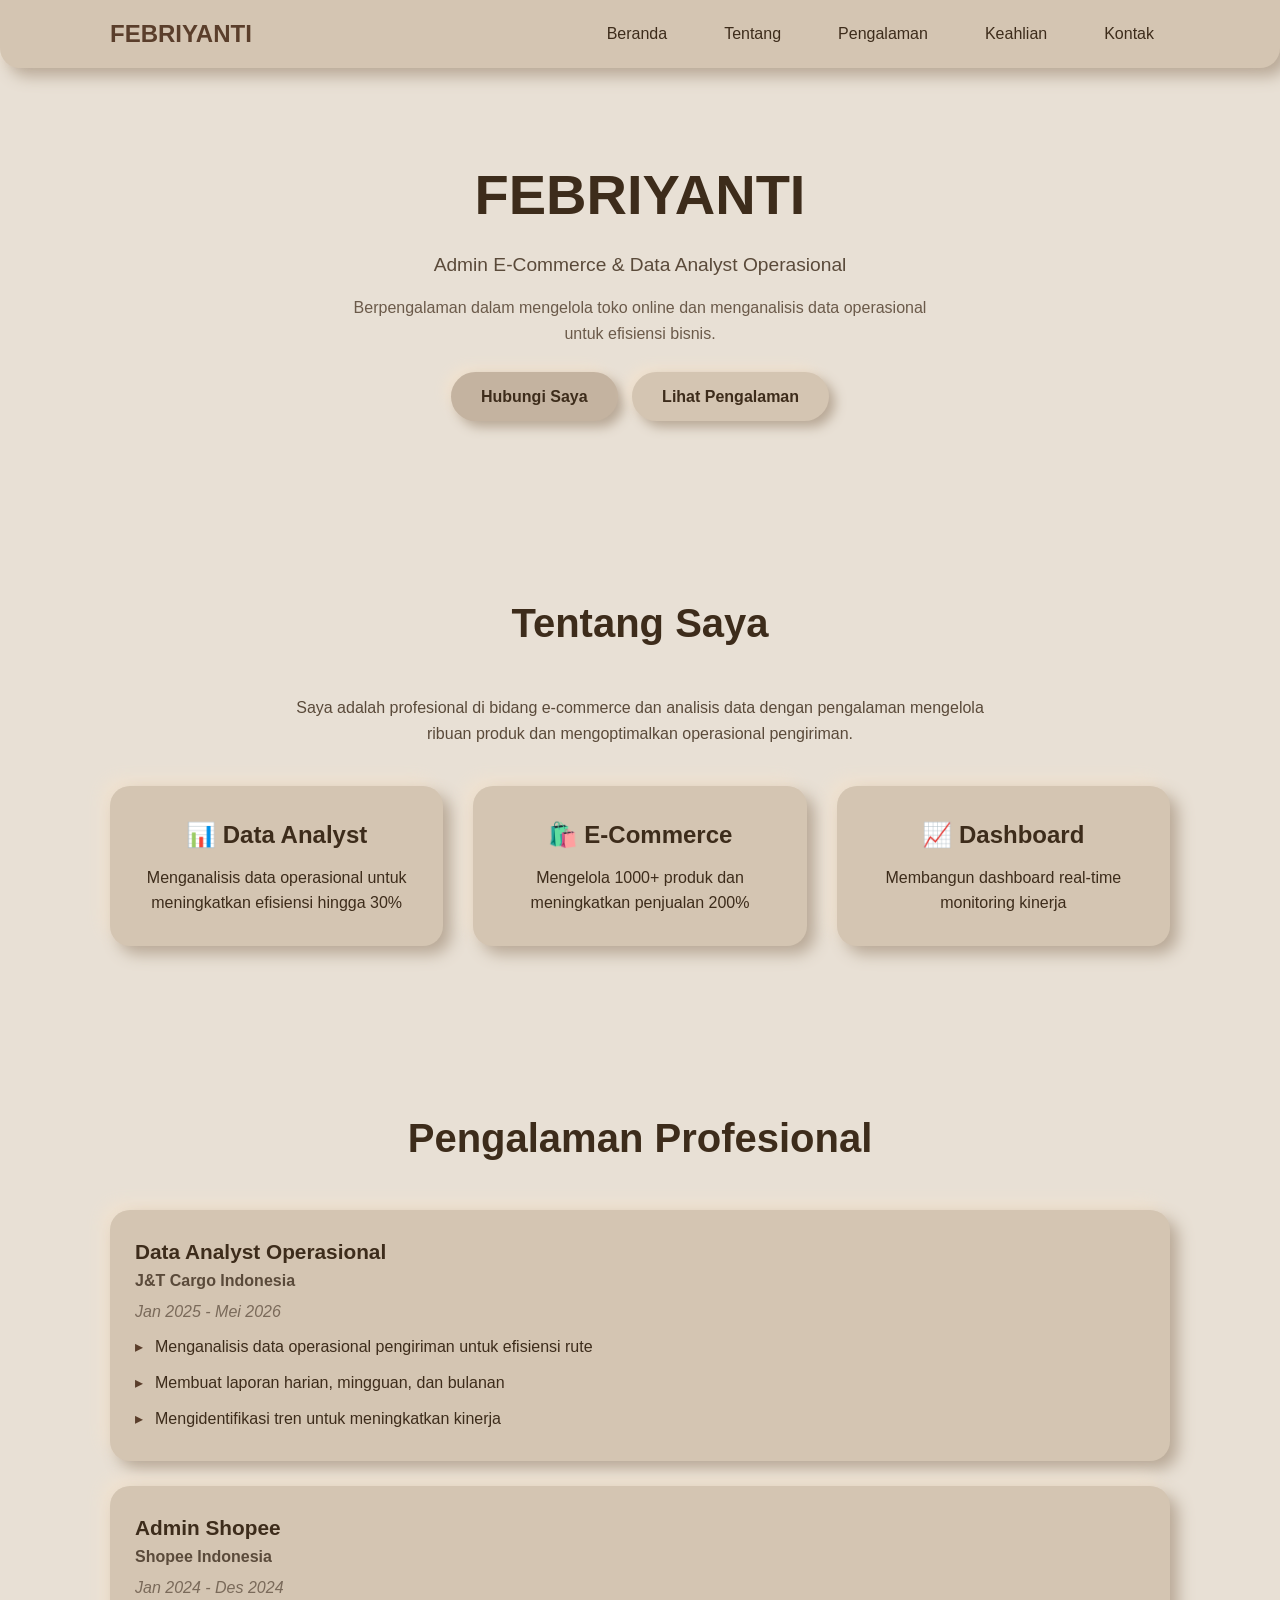
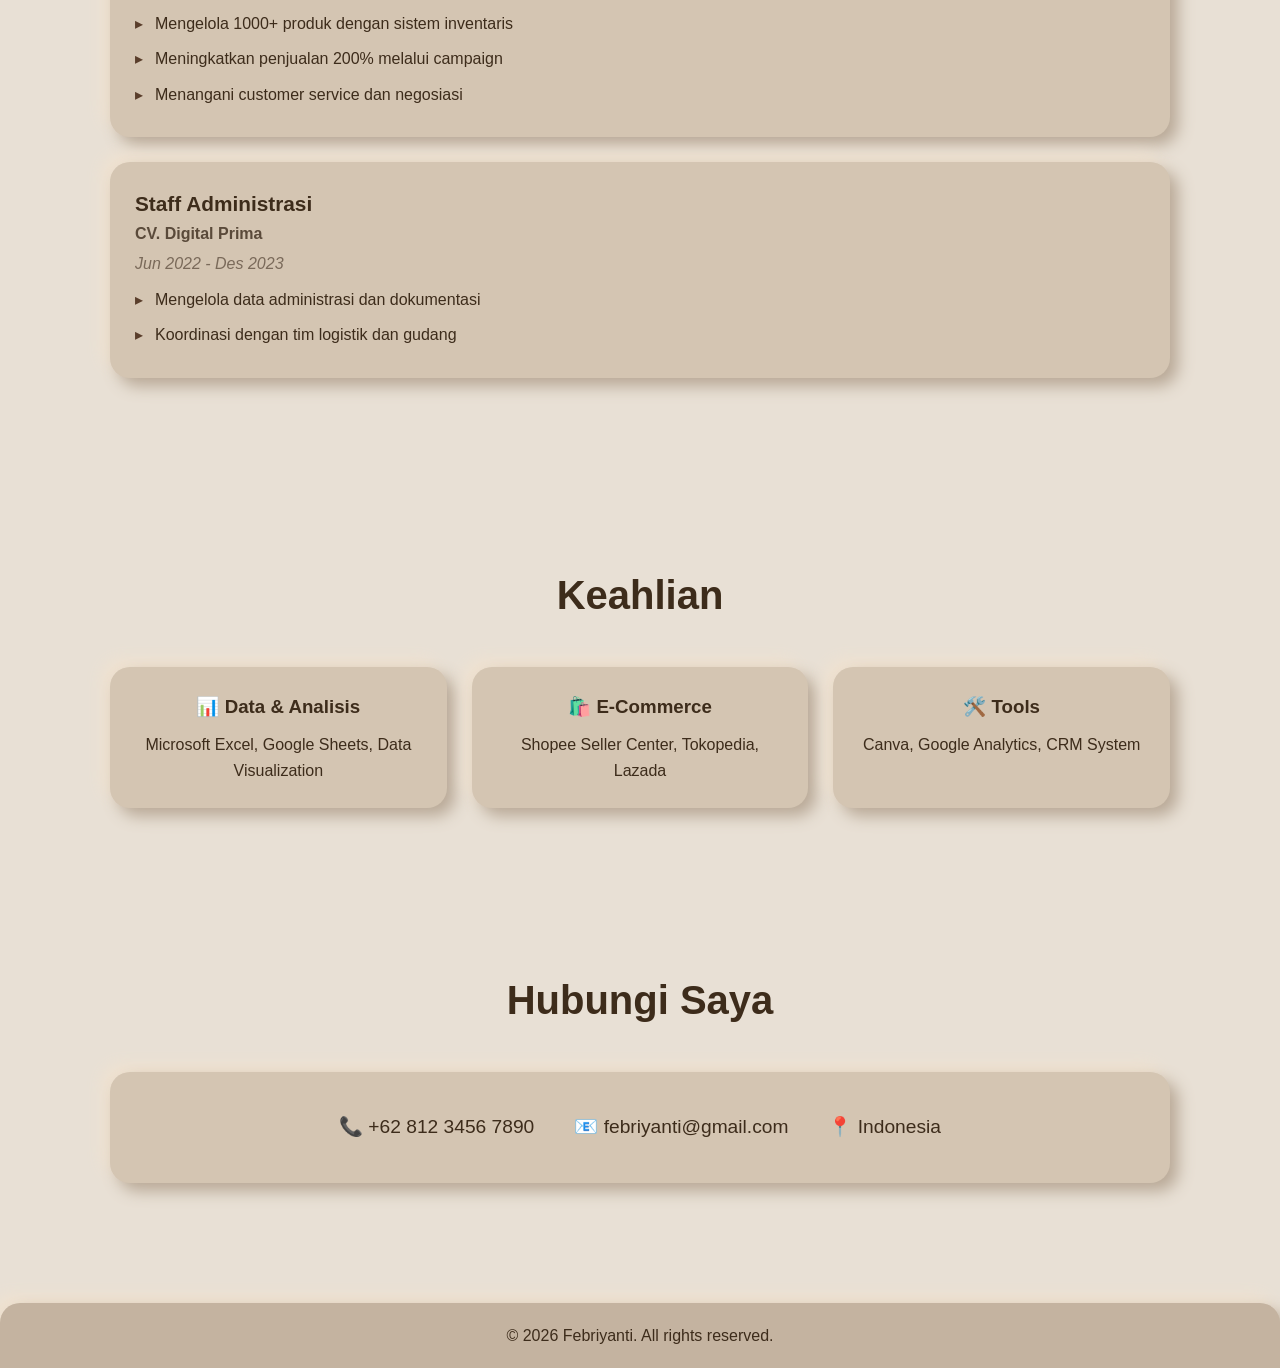
<file: index.html>
<!DOCTYPE html>
<html lang="id">
<head>
    <meta charset="UTF-8">
    <meta name="viewport" content="width=device-width, initial-scale=1.0">
    <title>Portfolio - Febriyanti</title>
    <style>
        /* ===== RESET & BASE ===== */
        * {
            margin: 0;
            padding: 0;
            box-sizing: border-box;
        }

        html {
            scroll-behavior: smooth;
        }

        body {
            font-family: 'Segoe UI', Tahoma, Geneva, Verdana, sans-serif;
            background: #e8e0d5;
            color: #3d2c1b;
            line-height: 1.6;
        }

        .container {
            max-width: 1100px;
            margin: 0 auto;
            padding: 0 20px;
        }

        /* ===== NAVBAR ===== */
        .navbar {
            background: #d4c5b2;
            padding: 15px 0;
            position: fixed;
            width: 100%;
            top: 0;
            z-index: 100;
            box-shadow: 8px 8px 16px #b8a896, -8px -8px 16px #f0e2d0;
            border-radius: 0 0 20px 20px;
        }

        .navbar .container {
            display: flex;
            justify-content: space-between;
            align-items: center;
        }

        .logo {
            font-size: 1.5em;
            font-weight: bold;
            color: #5a3e2b;
        }

        .nav-links {
            display: flex;
            list-style: none;
            gap: 25px;
        }

        .nav-links a {
            text-decoration: none;
            color: #3d2c1b;
            font-weight: 500;
            padding: 8px 16px;
            border-radius: 30px;
            transition: all 0.3s;
        }

        .nav-links a:hover {
            background: #c4b3a0;
            box-shadow: inset 4px 4px 8px #b8a896, inset -4px -4px 8px #f0e2d0;
        }

        /* ===== HERO ===== */
        .hero {
            padding: 150px 0 80px;
            text-align: center;
            background: #e8e0d5;
        }

        .hero-content h1 {
            font-size: 3.5em;
            color: #3d2c1b;
            margin-bottom: 10px;
        }

        .hero-content p {
            font-size: 1.2em;
            color: #5a4a3a;
            margin-bottom: 5px;
        }

        .hero-content .bio {
            font-size: 1em;
            max-width: 600px;
            margin: 15px auto;
            color: #6b5a4a;
        }

        /* ===== BUTTONS ===== */
        .btn {
            display: inline-block;
            padding: 12px 30px;
            border-radius: 30px;
            text-decoration: none;
            font-weight: 600;
            margin: 10px 5px;
            transition: all 0.3s;
        }

        .btn-primary {
            background: #c4b3a0;
            color: #3d2c1b;
            box-shadow: 6px 6px 12px #b8a896, -6px -6px 12px #f0e2d0;
        }

        .btn-primary:hover {
            transform: translateY(-3px);
            box-shadow: 10px 10px 20px #b8a896, -10px -10px 20px #f0e2d0;
        }

        .btn-secondary {
            background: #d4c5b2;
            color: #3d2c1b;
            box-shadow: 6px 6px 12px #b8a896, -6px -6px 12px #f0e2d0;
        }

        .btn-secondary:hover {
            transform: translateY(-3px);
        }

        /* ===== SECTIONS ===== */
        section {
            padding: 80px 0;
        }

        h2 {
            font-size: 2.5em;
            color: #3d2c1b;
            text-align: center;
            margin-bottom: 40px;
        }

        /* ===== ABOUT ===== */
        .about-grid {
            display: grid;
            grid-template-columns: repeat(auto-fit, minmax(250px, 1fr));
            gap: 30px;
        }

        .about-card {
            background: #d4c5b2;
            padding: 30px;
            border-radius: 20px;
            text-align: center;
            box-shadow: 8px 8px 16px #b8a896, -8px -8px 16px #f0e2d0;
            transition: all 0.3s;
        }

        .about-card:hover {
            transform: translateY(-5px);
        }

        .about-card h3 {
            font-size: 1.5em;
            color: #3d2c1b;
            margin-bottom: 10px;
        }

        /* ===== EXPERIENCE ===== */
        .exp-item {
            background: #d4c5b2;
            padding: 25px;
            border-radius: 20px;
            margin-bottom: 25px;
            box-shadow: 8px 8px 16px #b8a896, -8px -8px 16px #f0e2d0;
        }

        .exp-item h3 {
            color: #3d2c1b;
            font-size: 1.3em;
        }

        .exp-item .company {
            color: #5a4a3a;
            font-weight: 600;
        }

        .exp-item .date {
            color: #7a6a5a;
            font-style: italic;
            margin: 5px 0;
        }

        .exp-item ul {
            list-style: none;
            padding-left: 20px;
        }

        .exp-item ul li {
            padding: 5px 0;
            position: relative;
        }

        .exp-item ul li::before {
            content: "▸";
            color: #5a3e2b;
            position: absolute;
            left: -20px;
        }

        /* ===== SKILLS ===== */
        .skills-grid {
            display: grid;
            grid-template-columns: repeat(auto-fit, minmax(200px, 1fr));
            gap: 25px;
        }

        .skill-card {
            background: #d4c5b2;
            padding: 25px;
            border-radius: 20px;
            text-align: center;
            box-shadow: 8px 8px 16px #b8a896, -8px -8px 16px #f0e2d0;
            transition: all 0.3s;
        }

        .skill-card:hover {
            transform: scale(1.05);
        }

        .skill-card h3 {
            color: #3d2c1b;
            margin-bottom: 10px;
        }

        /* ===== CONTACT ===== */
        .contact-info {
            display: flex;
            justify-content: center;
            gap: 40px;
            flex-wrap: wrap;
            background: #d4c5b2;
            padding: 40px;
            border-radius: 20px;
            box-shadow: 8px 8px 16px #b8a896, -8px -8px 16px #f0e2d0;
        }

        .contact-info p {
            font-size: 1.2em;
            color: #3d2c1b;
        }

        /* ===== FOOTER ===== */
        footer {
            background: #c4b3a0;
            padding: 20px 0;
            text-align: center;
            border-radius: 20px 20px 0 0;
            margin-top: 40px;
            box-shadow: 8px 8px 16px #b8a896, -8px -8px 16px #f0e2d0;
        }

        /* ===== RESPONSIVE ===== */
        @media (max-width: 768px) {
            .navbar .container {
                flex-direction: column;
            }
            
            .nav-links {
                margin-top: 10px;
                flex-wrap: wrap;
                justify-content: center;
                gap: 10px;
            }
            
            .hero-content h1 {
                font-size: 2.2em;
            }
            
            .contact-info {
                flex-direction: column;
                text-align: center;
                gap: 15px;
            }
        }
    </style>
</head>
<body>

    <!-- ===== NAVIGASI ===== -->
    <nav class="navbar">
        <div class="container">
            <div class="logo">FEBRIYANTI</div>
            <ul class="nav-links">
                <li><a href="#home">Beranda</a></li>
                <li><a href="#about">Tentang</a></li>
                <li><a href="#experience">Pengalaman</a></li>
                <li><a href="#skills">Keahlian</a></li>
                <li><a href="#contact">Kontak</a></li>
            </ul>
        </div>
    </nav>

    <!-- ===== HOME ===== -->
    <section id="home" class="hero">
        <div class="container">
            <div class="hero-content">
                <h1>FEBRIYANTI</h1>
                <p>Admin E-Commerce &amp; Data Analyst Operasional</p>
                <p class="bio">Berpengalaman dalam mengelola toko online dan menganalisis data operasional untuk efisiensi bisnis.</p>
                <div class="hero-buttons">
                    <a href="#contact" class="btn btn-primary">Hubungi Saya</a>
                    <a href="#experience" class="btn btn-secondary">Lihat Pengalaman</a>
                </div>
            </div>
        </div>
    </section>

    <!-- ===== TENTANG ===== -->
    <section id="about" class="about">
        <div class="container">
            <h2>Tentang Saya</h2>
            <p style="text-align:center; max-width:700px; margin:0 auto 40px; color:#5a4a3a;">
                Saya adalah profesional di bidang e-commerce dan analisis data dengan pengalaman mengelola ribuan produk dan mengoptimalkan operasional pengiriman.
            </p>
            <div class="about-grid">
                <div class="about-card">
                    <h3>📊 Data Analyst</h3>
                    <p>Menganalisis data operasional untuk meningkatkan efisiensi hingga 30%</p>
                </div>
                <div class="about-card">
                    <h3>🛍️ E-Commerce</h3>
                    <p>Mengelola 1000+ produk dan meningkatkan penjualan 200%</p>
                </div>
                <div class="about-card">
                    <h3>📈 Dashboard</h3>
                    <p>Membangun dashboard real-time monitoring kinerja</p>
                </div>
            </div>
        </div>
    </section>

    <!-- ===== PENGALAMAN ===== -->
    <section id="experience" class="experience">
        <div class="container">
            <h2>Pengalaman Profesional</h2>
            
            <div class="exp-item">
                <h3>Data Analyst Operasional</h3>
                <p class="company">J&amp;T Cargo Indonesia</p>
                <p class="date">Jan 2025 - Mei 2026</p>
                <ul>
                    <li>Menganalisis data operasional pengiriman untuk efisiensi rute</li>
                    <li>Membuat laporan harian, mingguan, dan bulanan</li>
                    <li>Mengidentifikasi tren untuk meningkatkan kinerja</li>
                </ul>
            </div>

            <div class="exp-item">
                <h3>Admin Shopee</h3>
                <p class="company">Shopee Indonesia</p>
                <p class="date">Jan 2024 - Des 2024</p>
                <ul>
                    <li>Mengelola 1000+ produk dengan sistem inventaris</li>
                    <li>Meningkatkan penjualan 200% melalui campaign</li>
                    <li>Menangani customer service dan negosiasi</li>
                </ul>
            </div>

            <div class="exp-item">
                <h3>Staff Administrasi</h3>
                <p class="company">CV. Digital Prima</p>
                <p class="date">Jun 2022 - Des 2023</p>
                <ul>
                    <li>Mengelola data administrasi dan dokumentasi</li>
                    <li>Koordinasi dengan tim logistik dan gudang</li>
                </ul>
            </div>
        </div>
    </section>

    <!-- ===== KEAHLIAN ===== -->
    <section id="skills" class="skills">
        <div class="container">
            <h2>Keahlian</h2>
            <div class="skills-grid">
                <div class="skill-card">
                    <h3>📊 Data &amp; Analisis</h3>
                    <p>Microsoft Excel, Google Sheets, Data Visualization</p>
                </div>
                <div class="skill-card">
                    <h3>🛍️ E-Commerce</h3>
                    <p>Shopee Seller Center, Tokopedia, Lazada</p>
                </div>
                <div class="skill-card">
                    <h3>🛠️ Tools</h3>
                    <p>Canva, Google Analytics, CRM System</p>
                </div>
            </div>
        </div>
    </section>

    <!-- ===== KONTAK ===== -->
    <section id="contact" class="contact">
        <div class="container">
            <h2>Hubungi Saya</h2>
            <div class="contact-info">
                <p>📞 +62 812 3456 7890</p>
                <p>📧 febriyanti@gmail.com</p>
                <p>📍 Indonesia</p>
            </div>
        </div>
    </section>

    <!-- ===== FOOTER ===== -->
    <footer>
        <div class="container">
            <p>&copy; 2026 Febriyanti. All rights reserved.</p>
        </div>
    </footer>

</body>
</html>
</file>
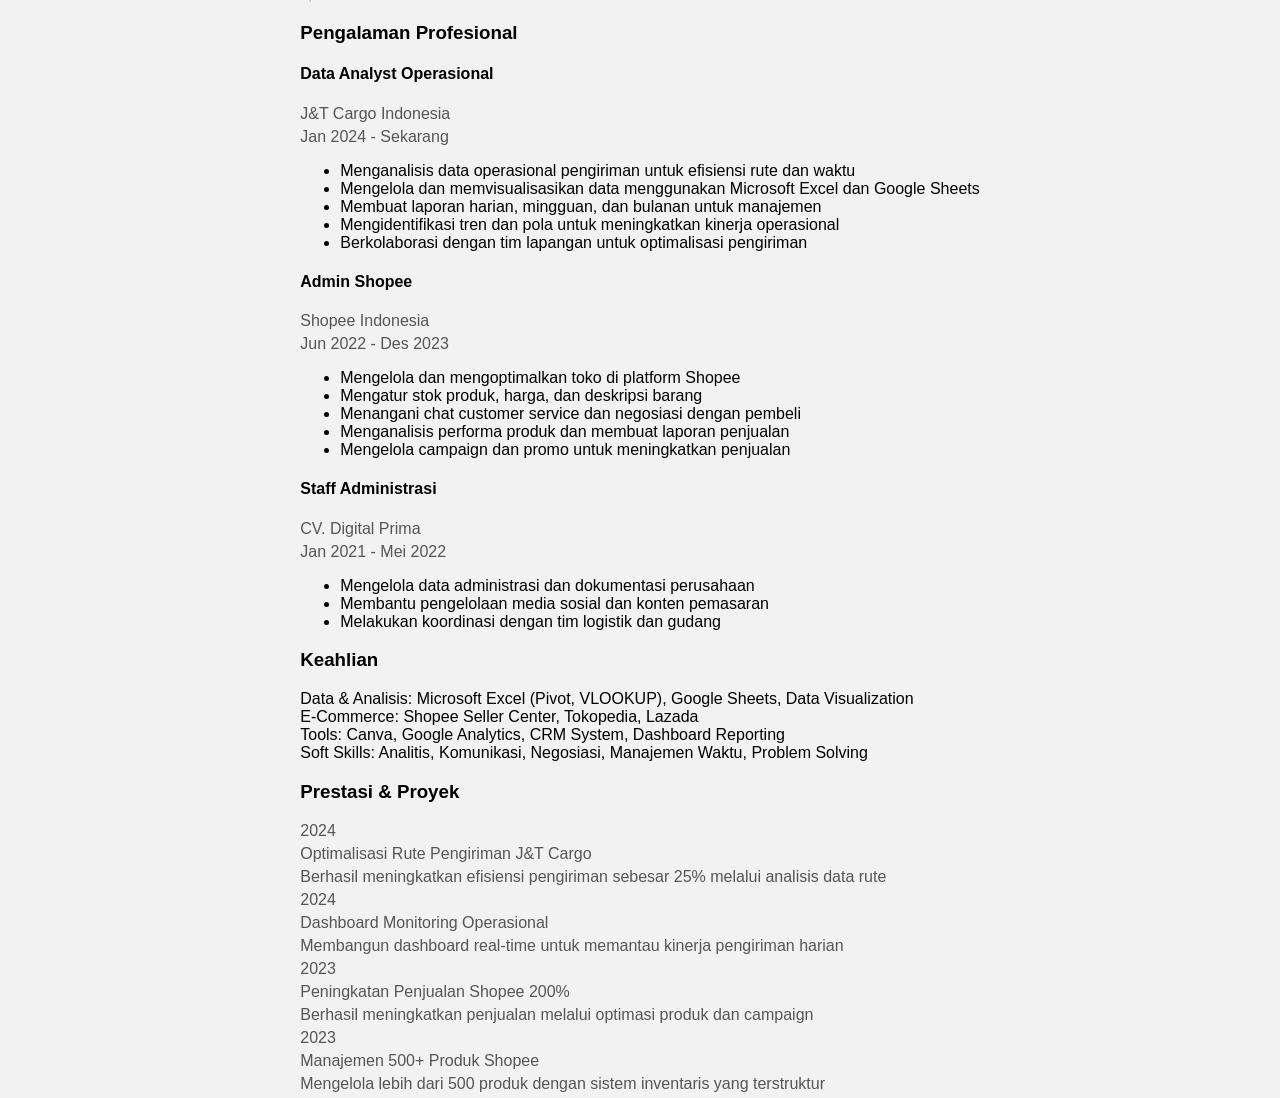
<file: UAS_411241130_FEBRIYANTI.html>
<!DOCTYPE html>
<html lang="id">
<head>
    <meta charset="UTF-8">
    <meta name="viewport" content="width=device-width, initial-scale=1.0">
    <title>CV - Febriyanti</title>
    <link rel="stylesheet" href="style.css">
</head>
<body>
    <div class="container">
        <header>
            <h1>FEBRIYANTI</h1>
            <h2>Admin E-Commerce & Data Analyst Operasional</h2>
            <div class="contact">
                <p>📞 +62 812 3456 7890</p>
                <p>📧 febriyanti@gmail.com</p>
                <p>📍 Indonesia</p>
            </div>
        </header>

        <section class="experience">
            <h3>Pengalaman Profesional</h3>
            
            <div class="job">
                <h4>Data Analyst Operasional</h4>
                <p class="company">J&T Cargo Indonesia</p>
                <p class="date">Jan 2024 - Sekarang</p>
                <ul>
                    <li>Menganalisis data operasional pengiriman untuk efisiensi rute dan waktu</li>
                    <li>Mengelola dan memvisualisasikan data menggunakan Microsoft Excel dan Google Sheets</li>
                    <li>Membuat laporan harian, mingguan, dan bulanan untuk manajemen</li>
                    <li>Mengidentifikasi tren dan pola untuk meningkatkan kinerja operasional</li>
                    <li>Berkolaborasi dengan tim lapangan untuk optimalisasi pengiriman</li>
                </ul>
            </div>

            <div class="job">
                <h4>Admin Shopee</h4>
                <p class="company">Shopee Indonesia</p>
                <p class="date">Jun 2022 - Des 2023</p>
                <ul>
                    <li>Mengelola dan mengoptimalkan toko di platform Shopee</li>
                    <li>Mengatur stok produk, harga, dan deskripsi barang</li>
                    <li>Menangani chat customer service dan negosiasi dengan pembeli</li>
                    <li>Menganalisis performa produk dan membuat laporan penjualan</li>
                    <li>Mengelola campaign dan promo untuk meningkatkan penjualan</li>
                </ul>
            </div>

            <div class="job">
                <h4>Staff Administrasi</h4>
                <p class="company">CV. Digital Prima</p>
                <p class="date">Jan 2021 - Mei 2022</p>
                <ul>
                    <li>Mengelola data administrasi dan dokumentasi perusahaan</li>
                    <li>Membantu pengelolaan media sosial dan konten pemasaran</li>
                    <li>Melakukan koordinasi dengan tim logistik dan gudang</li>
                </ul>
            </div>
        </section>

        <section class="skills">
            <h3>Keahlian</h3>
            <div class="skill-item">
                <span class="skill-name">Data & Analisis:</span>
                <span class="skill-desc">Microsoft Excel (Pivot, VLOOKUP), Google Sheets, Data Visualization</span>
            </div>
            <div class="skill-item">
                <span class="skill-name">E-Commerce:</span>
                <span class="skill-desc">Shopee Seller Center, Tokopedia, Lazada</span>
            </div>
            <div class="skill-item">
                <span class="skill-name">Tools:</span>
                <span class="skill-desc">Canva, Google Analytics, CRM System, Dashboard Reporting</span>
            </div>
            <div class="skill-item">
                <span class="skill-name">Soft Skills:</span>
                <span class="skill-desc">Analitis, Komunikasi, Negosiasi, Manajemen Waktu, Problem Solving</span>
            </div>
        </section>

        <section class="projects">
            <h3>Prestasi & Proyek</h3>
            
            <div class="project-item">
                <p class="year">2024</p>
                <p class="project-name">Optimalisasi Rute Pengiriman J&T Cargo</p>
                <p class="tech">Berhasil meningkatkan efisiensi pengiriman sebesar 25% melalui analisis data rute</p>
            </div>

            <div class="project-item">
                <p class="year">2024</p>
                <p class="project-name">Dashboard Monitoring Operasional</p>
                <p class="tech">Membangun dashboard real-time untuk memantau kinerja pengiriman harian</p>
            </div>

            <div class="project-item">
                <p class="year">2023</p>
                <p class="project-name">Peningkatan Penjualan Shopee 200%</p>
                <p class="tech">Berhasil meningkatkan penjualan melalui optimasi produk dan campaign</p>
            </div>

            <div class="project-item">
                <p class="year">2023</p>
                <p class="project-name">Manajemen 500+ Produk Shopee</p>
                <p class="tech">Mengelola lebih dari 500 produk dengan sistem inventaris yang terstruktur</p>
            </div>
        </section>
    </div>
</body>
</html>
</file>
<file: style.css>
body {
            font-family: Arial, sans-serif;
            background-color: #f2f2f2;
            display: flex;
            justify-content: center;
            align-items: center;
            height: 100vh;
        }

        .card {
            background: white;
            width: 300px;
            padding: 20px;
            border-radius: 15px;
            box-shadow: 0 4px 10px rgba(0,0,0,0.1);
            text-align: center;
        }

        .profile-img {
            width: 120px;
            height: 120px;
            border-radius: 50%;
            object-fit: cover;
            margin-bottom: 15px;
        }

        h2 {
            margin: 10px 0;
        }

        p {
            margin: 5px 0;
            color: #555;
        }
</file>
